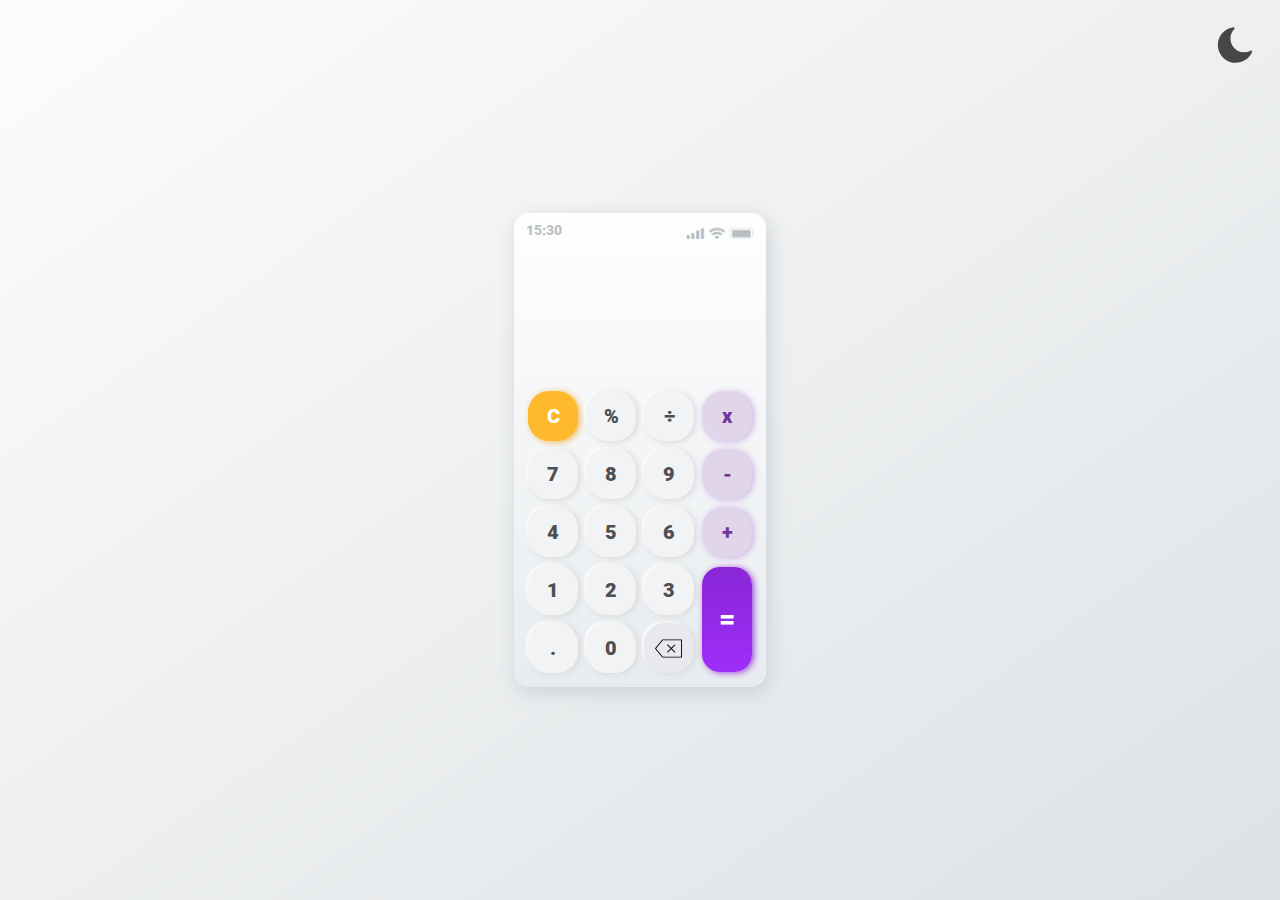
<file: index.html>
<!DOCTYPE html>
<html lang="en">
<head>
    <meta charset="UTF-8">
    <meta http-equiv="X-UA-Compatible" content="IE=edge">
    <meta name="viewport" content="width=device-width, initial-scale=1.0">
    <link rel="stylesheet" href="css/bootstrap.css">
    <link rel="stylesheet" href="css/privet_bootstrap.css">
    <link rel="stylesheet" href="css/style.css">
    <title>Calculator</title>
</head>
<body>
    <div class="cardd">
        <div class="navigation">
            <div class="clock">11:23</div>
            <div class="another"><img src="img/Capture.JPG" alt=""></div>
        </div>
        <div class="display">
            <div class="history"></div>
            <div class="result"></div>
        </div>
        <div class="keyboard">
            <table>
                <tr>
                    <td class="c"><div onclick="clickButton(undefined,'c')">C</div></td>
                    <td><div onclick="clickButton(undefined, '%')">%</div></td>
                    <td><div onclick="clickButton(undefined, '/')">÷</div></td>
                    <td class="mainActions"><div onclick="clickButton(undefined,'*')">x</div></td>
                </tr>
                <tr>
                    <td><div onclick="clickButton(7)">7</div></td>
                    <td><div onclick="clickButton(8)">8</div></td>
                    <td><div onclick="clickButton(9)">9</div></td>
                    <td class="mainActions"><div onclick="clickButton(undefined, '-')">-</div></td>
                </tr>
                <tr>
                    <td><div onclick="clickButton(4)">4</div></td>
                    <td><div onclick="clickButton(5)">5</div></td>
                    <td><div onclick="clickButton(6)">6</div></td>
                    <td class="mainActions"><div onclick="clickButton(undefined, '+')">+</div></td>
                </tr>
                <tr>
                    <td><div onclick="clickButton(1)">1</div></td>
                    <td><div onclick="clickButton(2)">2</div></td>
                    <td><div onclick="clickButton(3)">3</div></td>
                    <td class="equal" rowspan="2"><div onclick="clickButton(undefined, '=')">=</div></td>
                </tr>
                <tr>
                    <td><div onclick="clickButton('.')">.</div></td>
                    <td><div onclick="clickButton(0)">0</div></td>
                    <td class="bakcspace"><div onclick="clickButton(undefined, 'back')"><div class="img icon"></div></div></td>
                </tr>
            </table>

            
        </div>
    </div>

    <img src="img/dark.svg" alt="dark" id="dark">
    <img src="img/light.svg" alt="light" id="light">
    <script src="main.js"></script>
</body>
</html>
</file>
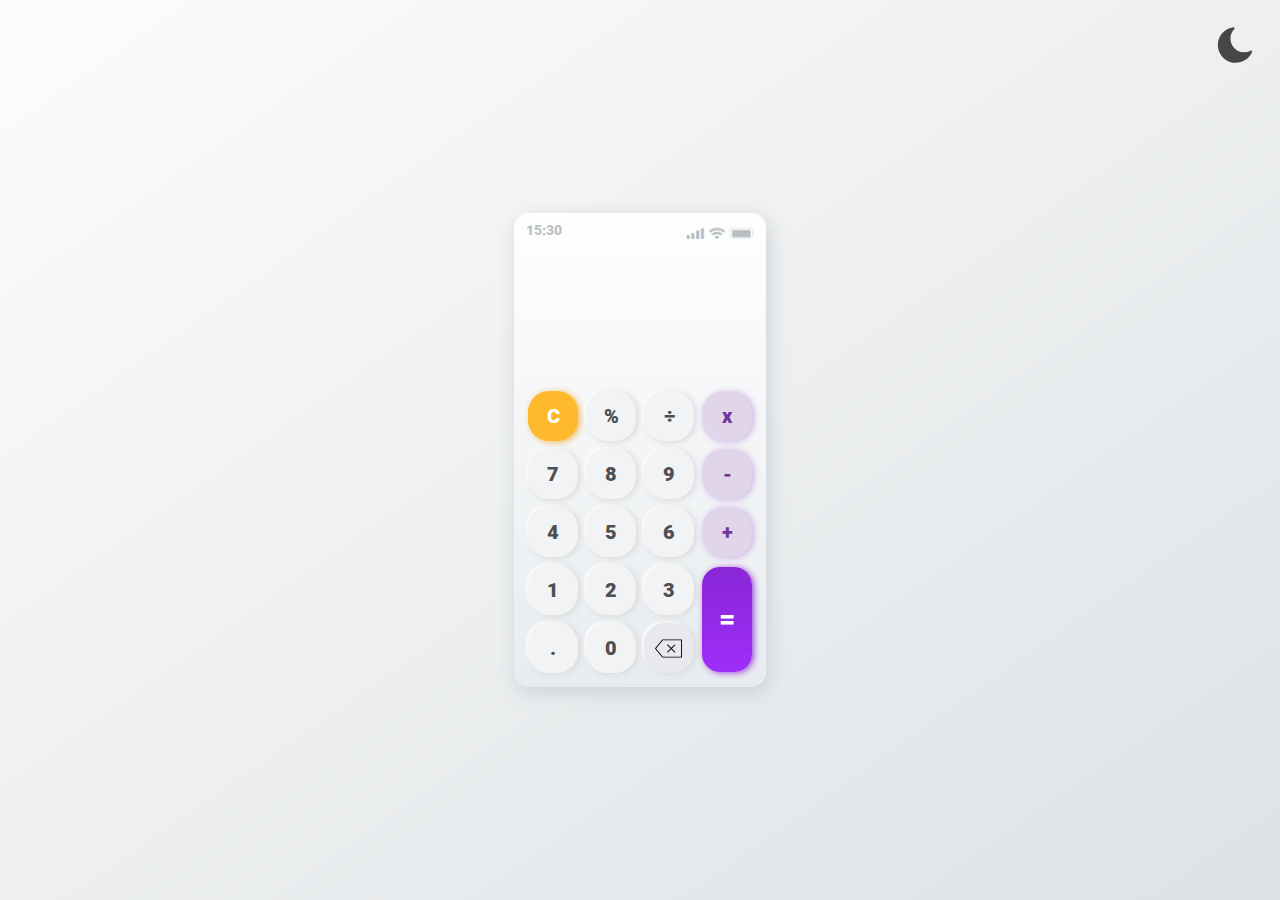
<file: calc.html>
<!DOCTYPE html>
<html lang="en">
<head>
    <meta charset="UTF-8">
    <meta http-equiv="X-UA-Compatible" content="IE=edge">
    <meta name="viewport" content="width=device-width, initial-scale=1.0">
    <link rel="stylesheet" href="css/bootstrap.css">
    <link rel="stylesheet" href="css/privet_bootstrap.css">
    <link rel="stylesheet" href="css/style.css">
    <title>Calculator</title>
</head>
<body>
    <div class="cardd">
        <div class="navigation">
            <div class="clock">11:23</div>
            <div class="another"><img src="img/Capture.JPG" alt=""></div>
        </div>
        <div class="display">
            <div class="history"></div>
            <div class="result"></div>
        </div>
        <div class="keyboard">
            <table>
                <tr>
                    <td class="c"><div onclick="clickButton(undefined,'c')">C</div></td>
                    <td><div onclick="clickButton(undefined, '%')">%</div></td>
                    <td><div onclick="clickButton(undefined, '/')">÷</div></td>
                    <td class="mainActions"><div onclick="clickButton(undefined,'*')">x</div></td>
                </tr>
                <tr>
                    <td><div onclick="clickButton(7)">7</div></td>
                    <td><div onclick="clickButton(8)">8</div></td>
                    <td><div onclick="clickButton(9)">9</div></td>
                    <td class="mainActions"><div onclick="clickButton(undefined, '-')">-</div></td>
                </tr>
                <tr>
                    <td><div onclick="clickButton(4)">4</div></td>
                    <td><div onclick="clickButton(5)">5</div></td>
                    <td><div onclick="clickButton(6)">6</div></td>
                    <td class="mainActions"><div onclick="clickButton(undefined, '+')">+</div></td>
                </tr>
                <tr>
                    <td><div onclick="clickButton(1)">1</div></td>
                    <td><div onclick="clickButton(2)">2</div></td>
                    <td><div onclick="clickButton(3)">3</div></td>
                    <td class="equal" rowspan="2"><div onclick="clickButton(undefined, '=')">=</div></td>
                </tr>
                <tr>
                    <td><div onclick="clickButton('.')">.</div></td>
                    <td><div onclick="clickButton(0)">0</div></td>
                    <td class="bakcspace"><div onclick="clickButton(undefined, 'back')"><div class="img icon"></div></div></td>
                </tr>
            </table>

            
        </div>
    </div>

    <img src="img/dark.svg" alt="dark" id="dark">
    <img src="img/light.svg" alt="light" id="light">
    <script src="main.js"></script>
</body>
</html>
</file>
<file: css/style.css>
@font-face {
  font-family: "Roboto-Black";
  src: url("../Roboto/Roboto-Black.ttf") format("truetype");
}
body {
  margin: 0;
  padding: 0;
  box-sizing: border-box;
  font-family: "Roboto-Black", sans-serif;
  background: linear-gradient(145deg, #FCFCFC, #DEE2E5);
  height: 100vh;
  display: flex;
  justify-content: center;
  align-items: center;
}

.icon {
  width: 20px;
  height: 20px;
  display: inline-block;
  background-color: #fff;
  cursor: pointer;
  mask-position: center center;
  mask-size: 80%;
  mask-repeat: no-repeat;
  -webkit-mask-position: center center;
  -webkit-mask-size: 80%;
  -webkit-mask-repeat: no-repeat;
}

#light,
#dark {
  width: 50px;
  height: 50px;
  display: inline-block;
  position: absolute;
  top: 20px;
  right: 20px;
  transition: 0.5s;
  cursor: pointer;
}

#light {
  z-index: -1;
  opacity: 0;
}

.cardd {
  background: linear-gradient(to bottom, #FEFEFE, #E8ECEF);
  display: inline-block;
  margin: 20px;
  border-radius: 15px;
  box-shadow: 3px 6px 20px #CED2D5;
  transition: 0.3s;
}
.cardd .navigation {
  padding: 5px 12px;
  background: none;
  border-top-left-radius: 15px;
  border-top-right-radius: 15px;
  display: flex;
  justify-content: space-between;
  align-items: center;
}
.cardd .navigation .clock {
  color: #BBC2C8;
  font-size: 14px;
}
.cardd .display {
  height: 130px;
  padding: 5px 12px;
  background: none;
  position: relative;
}
.cardd .display .result, .cardd .display .history {
  height: 75%;
  display: flex;
  justify-content: flex-end;
  position: absolute;
  right: 12px;
  overflow: auto;
}
.cardd .display .result {
  font-size: 20px;
  height: 25%;
  bottom: 5px;
  color: #5B6870;
}
.cardd .display .history {
  bottom: 25%;
  align-items: flex-end;
  text-align: right;
  color: #9EABB9;
}
.cardd .keyboard {
  padding: 10px;
  background: none;
}
.cardd .keyboard table tr td div {
  width: 50px;
  height: 50px;
  background-color: #F2F3F5;
  text-align: center;
  border-radius: 42%;
  margin: 3px;
  display: flex;
  align-items: center;
  justify-content: center;
  font-size: 20px;
  font-weight: 600;
  color: #4E4F53;
  box-shadow: 2px 1px 6px #d7d8d9, -2px -2px 2px white;
  cursor: pointer;
  transition: 0.3s;
}
.cardd .keyboard table tr td div:hover {
  background: #e7e7e7;
}
.cardd .keyboard table tr td div::selection {
  background: none;
}
.cardd .keyboard table tr .equal div {
  border-radius: 18px;
  height: 105px;
  background: linear-gradient(to bottom, #8927D6, #9E2DF9);
  color: #fff;
  font-size: 28px;
  box-shadow: 2px 1px 6px #9B49DB;
}
.cardd .keyboard table tr .equal div:hover {
  background: linear-gradient(to bottom, #9221e9, #a438fd);
}
.cardd .keyboard table tr .bakcspace div {
  background-color: #E8E9ED;
}
.cardd .keyboard table tr .bakcspace div .img {
  width: 34px;
  height: 27px;
  mask-image: url("../img/backspace.svg");
  -webkit-mask-image: url("../img/backspace.svg");
  background-color: black;
}
.cardd .keyboard table tr .bakcspace div:hover {
  background: #e0e0e0;
}
.cardd .keyboard table tr .bakcspace div:hover .img {
  background-color: black;
}
.cardd .keyboard table tr .c div {
  background-color: #FEB92D;
  color: #fff;
  box-shadow: 2px 1px 6px #F3BA55;
}
.cardd .keyboard table tr .c div:hover {
  background: #fab01c;
}
.cardd .keyboard table tr .mainActions div {
  background-color: #E1D5E9;
  color: #71379D;
  box-shadow: 2px 1px 6px #CEB3E6;
}
.cardd .keyboard table tr .mainActions div:hover {
  background: #ddcbe9;
}

/*# sourceMappingURL=style.css.map */
</file>
